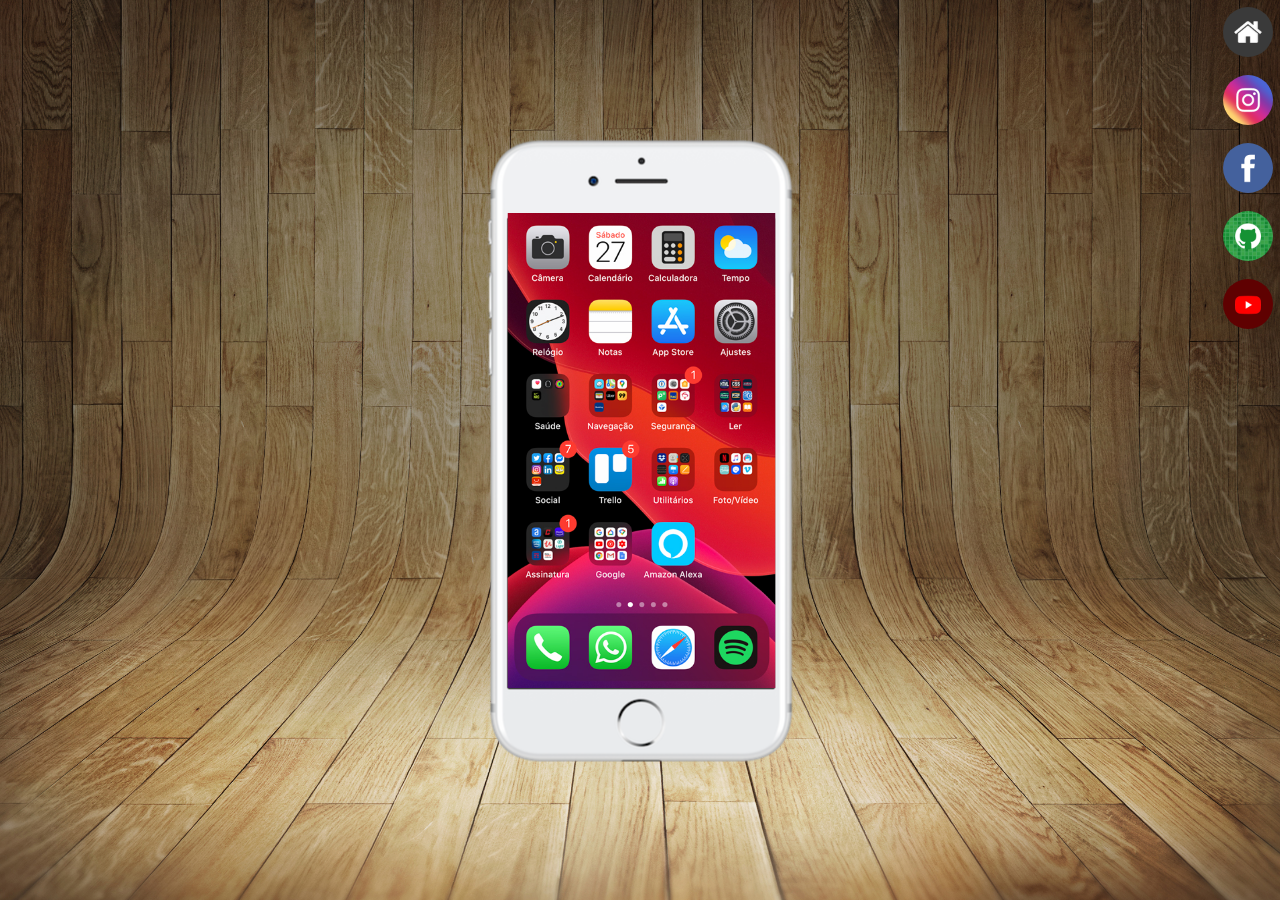
<file: index.html>
<!DOCTYPE html>
<html lang="pt-br">
<head>
    <meta charset="UTF-8">
    <meta name="viewport" content="width=device-width, initial-scale=1.0">
    <title>Redes sociais</title>
    <link rel="stylesheet" href="style.css">
   <link rel="shortcut icon" href="pacote-d013/favicon.ico" type="image/x-icon">
</head>
<body>
    <main id="container">
        <section class="iphone-tela">

        <img src="pacote-d013/imagens/frame-iphone.png" alt="iphone tela">


        <iframe src="home-tela.html" frameborder="0" title="iframe" name="frame" id="posiçao" scrolling="no"></iframe>

        </section>

        <section class="homes-tela">
          <a href="home-tela.html" target="frame"> <img src="pacote-d013/imagens/logo-home.jpg" alt="tela home" class="tamanho">
         </a>
          <a href="instragram.html" target="frame"><img src="pacote-d013/imagens/logo-instagram.jpg" alt="logo instragram" class="tamanho">
        </a>
          <a href="facebook.html" target="frame"><img src="pacote-d013/imagens/logo-facebook.jpg" alt="logo facebook" class="tamanho">
        </a>
          <a href="github.html" target="frame"><img src="pacote-d013/imagens/logo-github.jpg" alt="logo github" class="tamanho">
        </a>
          <a href="youtube.html" target="frame"> <img src="pacote-d013/imagens/logo-youtube.jpg" alt="logo youtube" class="tamanho">
        </a>
        </section>
    </main>
    
</body>
</html>
</file>
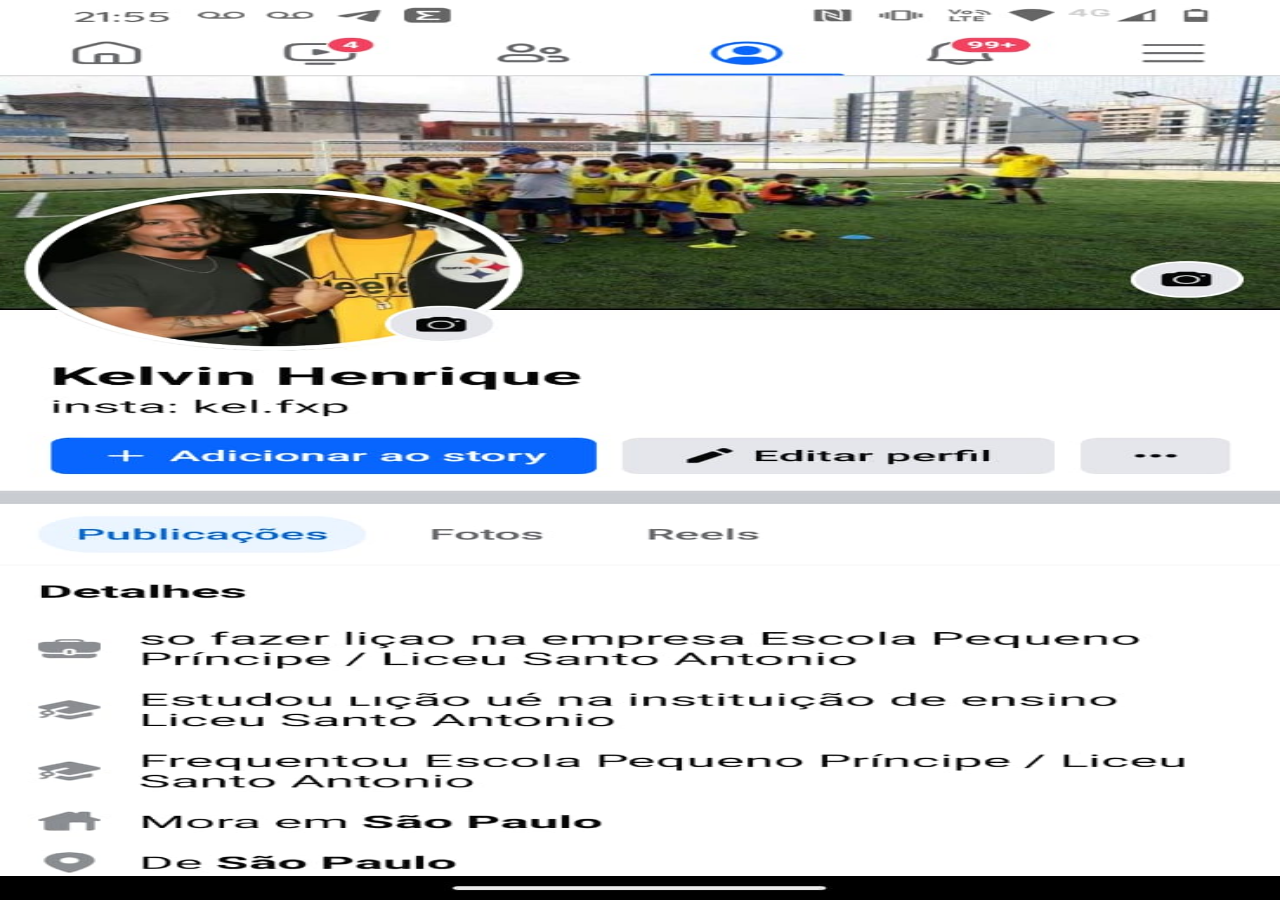
<file: facebook.html>
<!DOCTYPE html>
<html lang="pt-br">
<head>
    <meta charset="UTF-8">
    <meta name="viewport" content="width=device-width, initial-scale=1.0">
    <title>facebook</title>
    <style>
         body{
            margin: 0;
            padding: 0;
        }
        img{
            width: 100vw;
            height: 100vh;
        }
    </style>
</head>
<body>
    <img src="pacote-d013/imagens/WhatsApp Image 2024-02-06 at 21.55.55 (2).jpeg" alt="facebook">
</body>
</html>
</file>
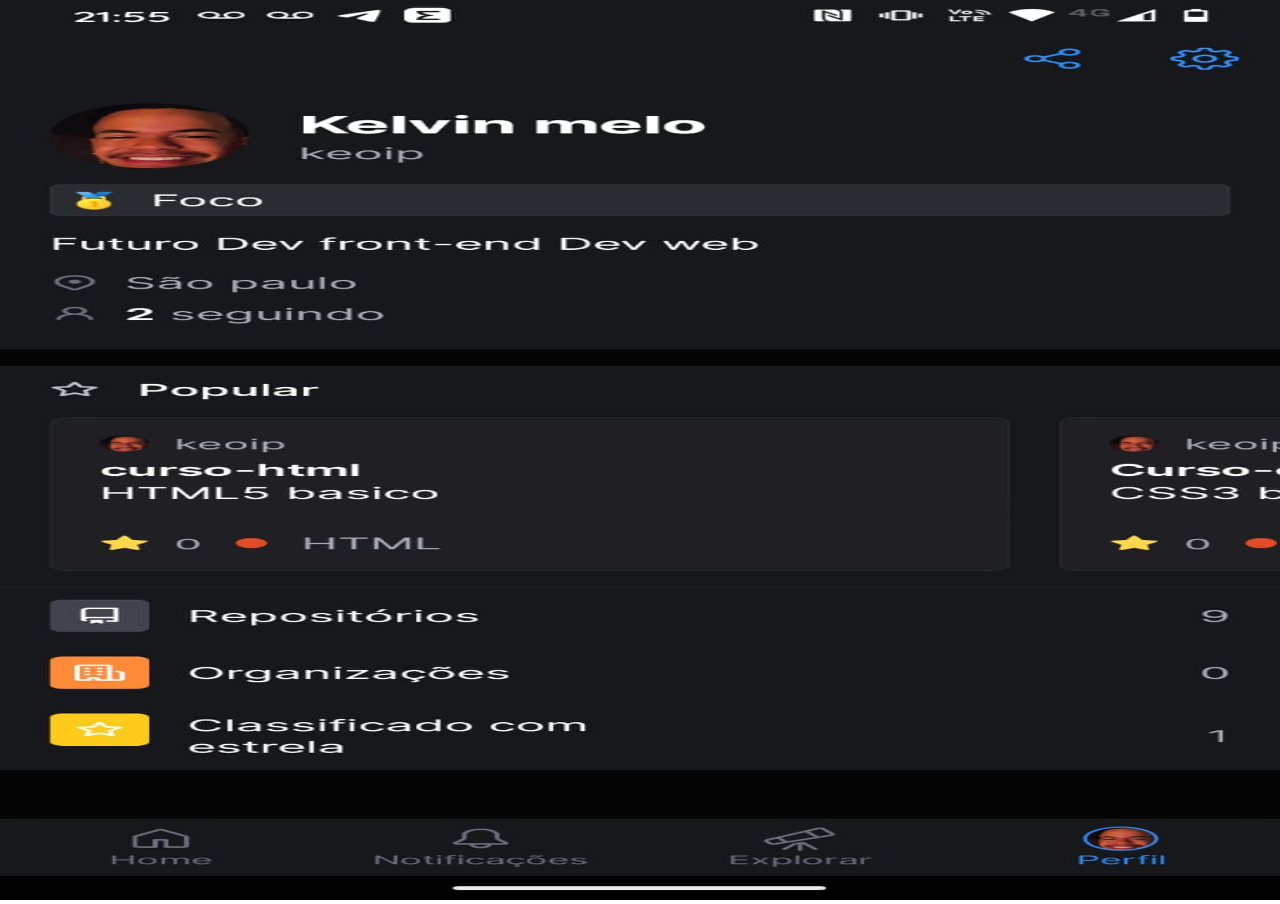
<file: github.html>
<!DOCTYPE html>
<html lang="pt-br">
<head>
    <meta charset="UTF-8">
    <meta name="viewport" content="width=device-width, initial-scale=1.0">
    <title>github</title>
    <style>
         body{
            margin: 0;
            padding: 0;
        }
        img{
            width: 100vw;
            height: 100vh;
        }
    </style>
</head>
<body>
    <img src="pacote-d013/imagens/WhatsApp Image 2024-02-06 at 21.55.55 (1).jpeg" alt="github">
</body>
</html>
</file>
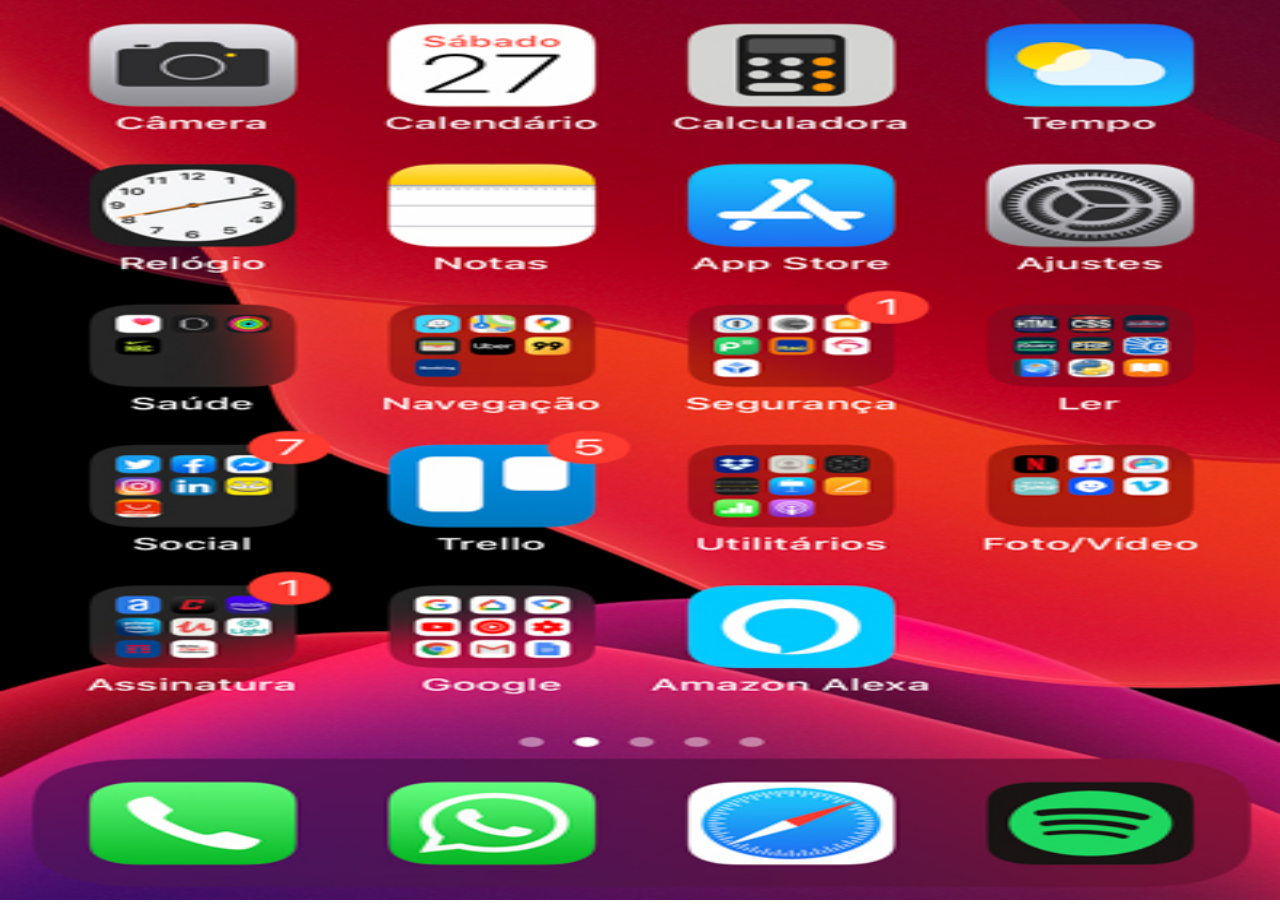
<file: home-tela.html>
<!DOCTYPE html>
<html lang="pt-br">
<head>
    <meta charset="UTF-8">
    <meta name="viewport" content="width=device-width, initial-scale=1.0">
    <title>Home</title>
    <style>
        *{
            margin: 0;
            padding: 0;
            height: 100vh;
            width: 100vw;
        }
        
    </style>
</head>
<body>
    <main>
        <img src="pacote-d013/imagens/tela-home.jpg" alt="tela-home">
        
    </main>
</body>
</html>
</file>
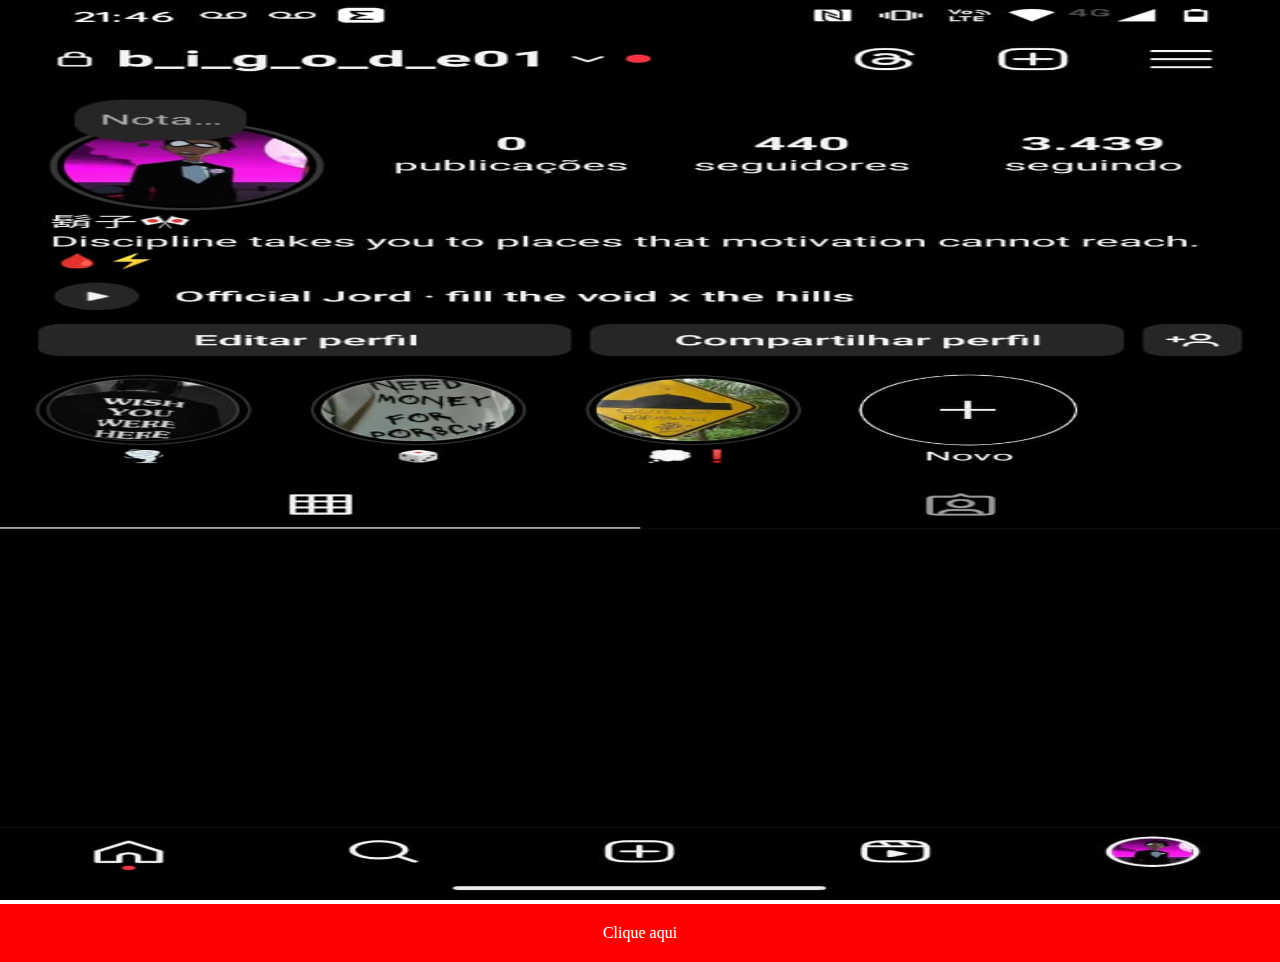
<file: instragram.html>
<!DOCTYPE html>
<html lang="pt-br">
<head>
    <meta charset="UTF-8">
    <meta name="viewport" content="width=device-width, initial-scale=1.0">
    <title>instragram</title>
    <style>
        body{
            margin: 0;
            padding: 0;
        }
        img{
            width: 100vw;
            height: 100vh;
        }
        a{
            padding: 20px;
            display: block;
            background-color: red;
            text-decoration: none;
            color: white;
            text-align: center;
            
        }
    </style>
</head>
<body>
    <img src="pacote-d013/imagens/WhatsApp Image 2024-02-06 at 21.47.03.jpeg" alt="tela instragram">
    <a href="https://www.instagram.com/b_i_g_o_d_e01?igsh=OGo3ZWRvNjZiMmVp" target="_blank" rel="noopener">Clique aqui</a>
    
</body>
</html>
</file>
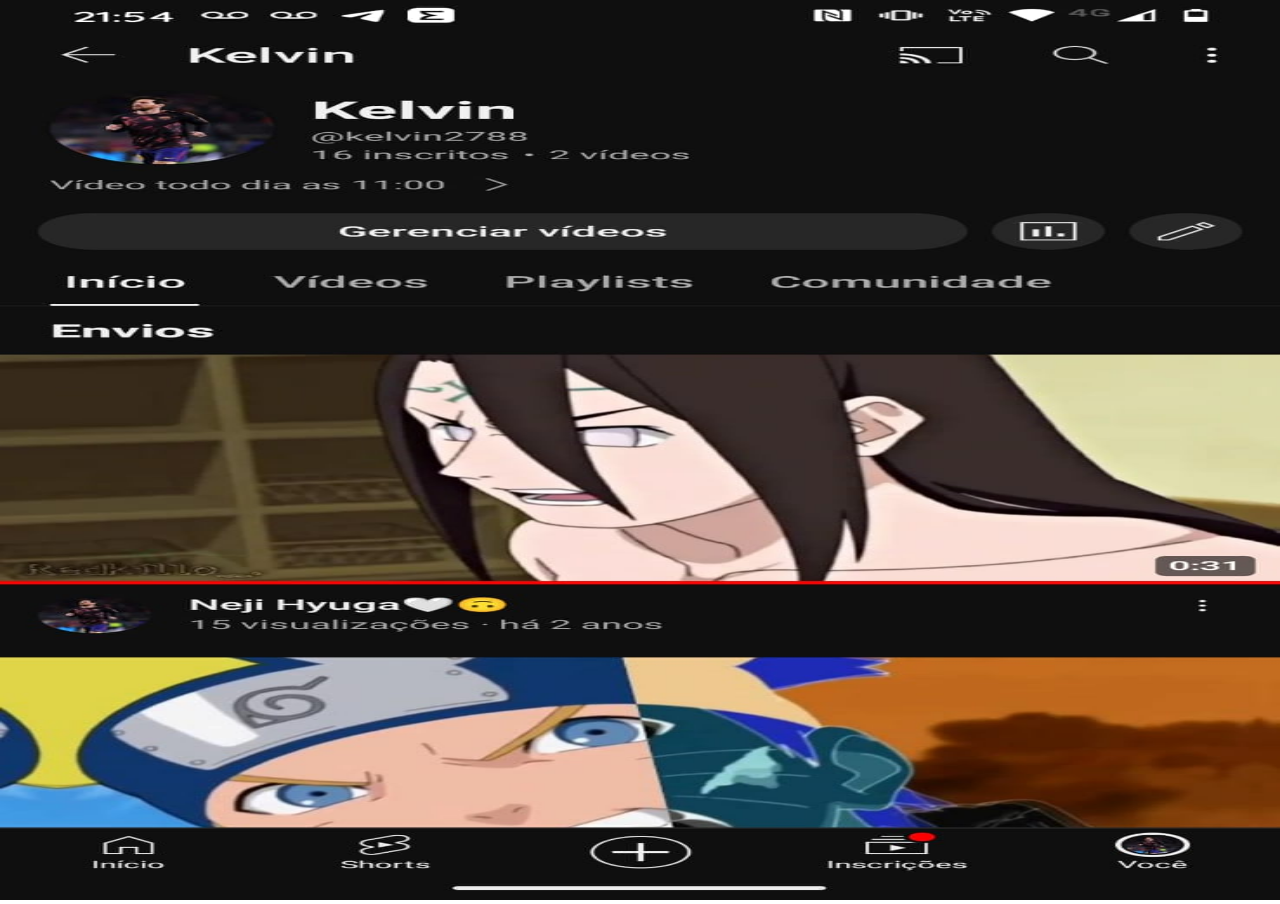
<file: youtube.html>
<!DOCTYPE html>
<html lang="pt-br">
<head>
    <meta charset="UTF-8">
    <meta name="viewport" content="width=device-width, initial-scale=1.0">
    <title>youtube</title>
    <style>
         body{
            margin: 0;
            padding: 0;
        }
        img{
            width: 100vw;
            height: 100vh;
        }
    </style>
</head>
<body>
    <img src="pacote-d013/imagens/WhatsApp Image 2024-02-06 at 21.55.55.jpeg" alt="youtube">
</body>
</html>
</file>
<file: style.css>
@charset "UTF-8";

*{
    margin: 0;
    padding: 0;
}

body{
    background: url('pacote-d013/imagens/fundo-madeira.jpg');
    background-position: center center;
    background-attachment: fixed;
    background-size: cover;
    font-family: Arial, Helvetica, sans-serif;
    height: 100vh;
}

#container{
   position: relative;
   height: 100vh;
}
section.iphone-tela{
    position: absolute;
    top: 50%;
    left: 50%;
    transform: translate(-50%, -50%);
    width: 309px;
    height: 625px;
}
iframe{
    position: relative;
    background-size: cover;

}
#posiçao{
    position: absolute;
    left: 50.5%;
    top: 50%;
    transform: translate(-50%, -50%);
    height: 475px;
    width: 268px;
}
.homes-tela{
    display: flex;
    flex-direction: column;
    text-align: right;
}

.tamanho:hover{
    box-sizing: border-box;
    width: 70px;
    transition: 0.5s;
    border: 2px solid white;
    padding: 0;
    box-shadow: 2px 2px 15px black;
}
.tamanho{
    width: 50px;
    padding: 7px;
    border-radius: 50%;
}
</file>
